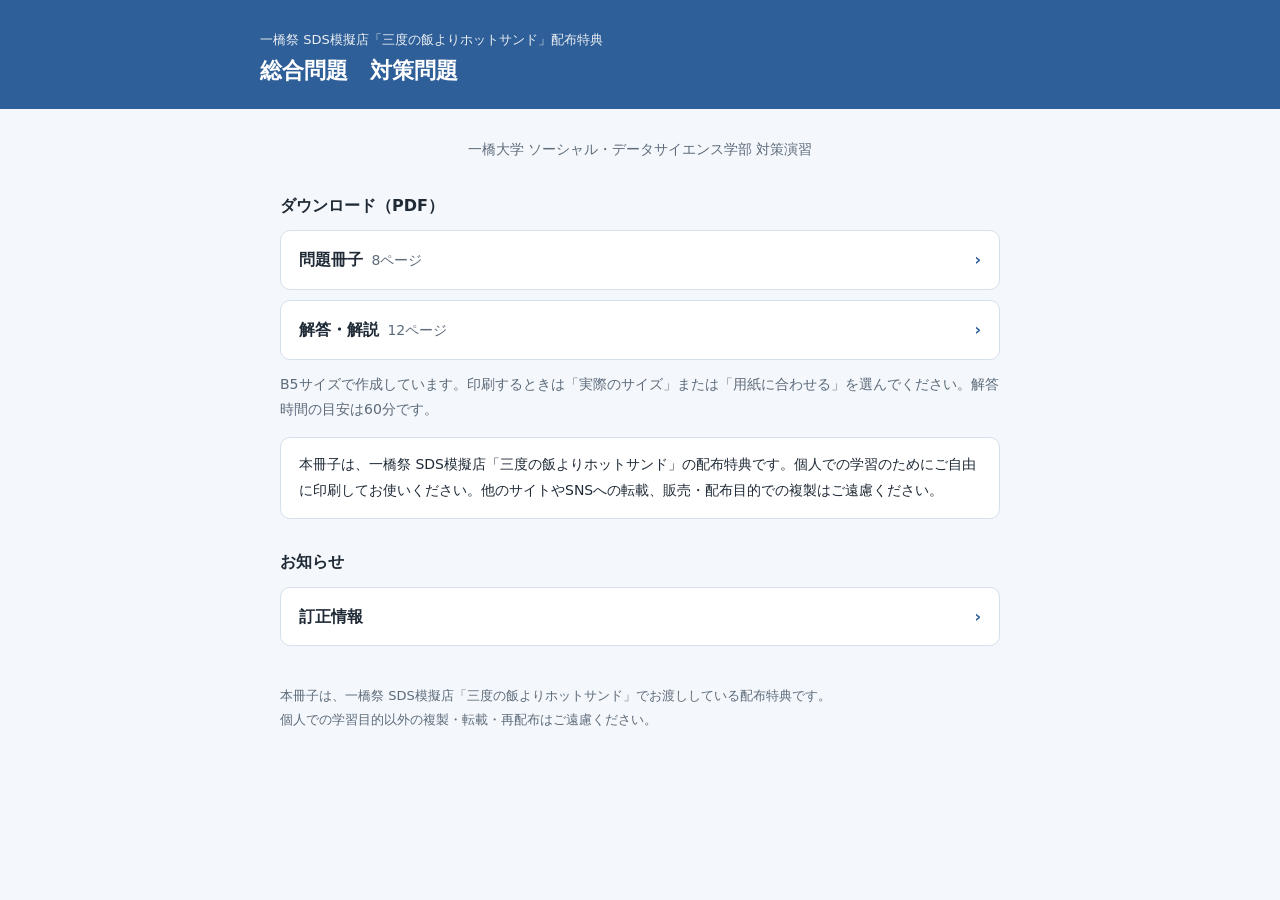
<file: index.html>
<!DOCTYPE html>
<html lang="ja">
<head>
<meta charset="utf-8">
<meta name="viewport" content="width=device-width, initial-scale=1">
<title>総合問題 対策問題｜三度の飯よりホットサンド</title>
<link rel="stylesheet" href="./style.css">
</head>
<body>
<header>
  <div class="inner">
    <p>一橋祭 SDS模擬店「三度の飯よりホットサンド」配布特典</p>
    <h1>総合問題　対策問題</h1>
  </div>
</header>
<main>
  <div class="cover">
    <p class="sub">一橋大学 ソーシャル・データサイエンス学部 対策演習</p>
  </div>

  <h2 class="section-title">ダウンロード（PDF）</h2>
  <ul class="list">
    <li><a href="mondai.pdf">問題冊子<span>8ページ</span></a></li>
    <li><a href="kaitou.pdf">解答・解説<span>12ページ</span></a></li>
  </ul>
  <p class="score" style="margin-top:12px">B5サイズで作成しています。印刷するときは「実際のサイズ」または「用紙に合わせる」を選んでください。解答時間の目安は60分です。</p>
  <div class="notes" style="margin-top:12px">本冊子は、一橋祭 SDS模擬店「三度の飯よりホットサンド」の配布特典です。個人での学習のためにご自由に印刷してお使いください。他のサイトやSNSへの転載、販売・配布目的での複製はご遠慮ください。</div>

  <h2 class="section-title">お知らせ</h2>
  <ul class="list">
    <li><a href="errata">訂正情報</a></li>
  </ul>
</main>
<footer>
  本冊子は、一橋祭 SDS模擬店「三度の飯よりホットサンド」でお渡ししている配布特典です。<br>
  個人での学習目的以外の複製・転載・再配布はご遠慮ください。
</footer>
</body>
</html>
</file>
<file: style.css>
:root {
  --bg: #f4f7fb;
  --card: #ffffff;
  --text: #1f2a36;
  --muted: #5d6b7a;
  --accent: #2f5f98;
  --accent-soft: #e3ecf7;
  --line: #d5e0ec;
}
* { box-sizing: border-box; }
body {
  margin: 0;
  background: var(--bg);
  color: var(--text);
  font-family: system-ui, -apple-system, "Hiragino Sans", "Noto Sans JP", sans-serif;
  line-height: 1.85;
  font-size: 16px;
}
header {
  background: var(--accent);
  color: #fff;
  padding: 28px 20px 22px;
}
header .inner, main, footer { max-width: 760px; margin: 0 auto; }
header p { margin: 0; font-size: 13px; opacity: .9; }
header h1 { margin: 4px 0 0; font-size: 22px; line-height: 1.4; }
main { padding: 20px; }

/* 本文 */
#content p { margin: 0 0 1em; text-indent: 0; }
#content h2 {
  font-size: 17px;
  border-bottom: 2px solid var(--accent);
  padding-bottom: 4px;
  margin: 32px 0 16px;
}
#content h3 {
  display: inline-block;
  font-size: 15px;
  margin: 28px 0 10px;
  padding: 2px 12px;
  background: var(--accent);
  color: #fff;
  border-radius: 999px;
}
#content h4 { font-size: 15px; margin: 20px 0 8px; }
#content ul { padding-left: 1.4em; margin: 0 0 1em; }
#content li { margin: 2px 0; }
#content hr { border: none; border-top: 1px dashed var(--line); margin: 28px 0; }
#content blockquote {
  margin: 0 0 1em; padding: 8px 14px;
  border-left: 4px solid var(--line); color: var(--text);
}
#content mjx-container[display="true"] { overflow-x: auto; overflow-y: hidden; }
#content code { background: #e6edf5; padding: 1px 5px; border-radius: 4px; }
.score { color: var(--muted); font-size: 14px; }

/* 枠 */
.box, .ans {
  background: var(--card);
  border: 1px solid #9fb3c9;
  border-radius: 8px;
  padding: 12px 16px;
  margin: 0 0 1.2em;
  overflow-x: auto;
}
.box p, .ans p { margin: 0 0 .4em !important; }
.box p:last-child, .ans p:last-child { margin-bottom: 0 !important; }
.ans { border-color: var(--accent); background: #fbfdff; }
.box-title, .ans-title { font-weight: 700; }

/* 表 */
.table-wrap { overflow-x: auto; }
table.data {
  border-collapse: collapse;
  margin: 8px auto 1.2em;
  font-size: 14px;
  background: var(--card);
}
.ans table.data { margin: 4px 0 8px; }
table.data caption { font-weight: 700; font-size: 14px; padding-bottom: 6px; }
table.data th, table.data td {
  border: 1px solid #7d8fa3;
  padding: 4px 10px;
  text-align: center;
  white-space: nowrap;
}
table.data thead th, table.data tr:first-child th { background: #e3ecf7; }
table.data td.num { text-align: right; }
table.data.boxes td { min-width: 2.4em; }

/* 図 */
figure.fig { margin: 8px 0 1.2em; text-align: center; }
figure.fig svg { width: 100%; max-width: 520px; height: auto; color: var(--text); }
figure.fig figcaption { font-size: 13px; color: var(--muted); }

/* ナビ */
.nav { margin: 0 0 16px; font-size: 14px; display: flex; justify-content: space-between; gap: 12px; flex-wrap: wrap; }
.nav a { color: var(--accent); }
.pager { display: flex; gap: 12px; flex-wrap: wrap; margin: 36px 0 8px; }
.pager a {
  flex: 1 1 200px; text-align: center; padding: 14px 16px;
  background: var(--card); border: 1px solid var(--accent); border-radius: 10px;
  color: var(--accent); font-weight: 700; text-decoration: none;
}
.pager a.primary { background: var(--accent); color: #fff; }

/* トップ */
.cover { text-align: center; margin: 8px 0 24px; }
.cover .sub { color: var(--muted); font-size: 14px; margin: 0; }
.notes { background: var(--card); border: 1px solid var(--line); border-radius: 10px; padding: 14px 18px; font-size: 14px; }
.notes h2 { font-size: 15px; text-align: center; margin: 0 0 8px; letter-spacing: .5em; }
.notes ol { margin: 0; padding-left: 1.4em; }
.section-title { font-size: 16px; margin: 28px 0 10px; }
.list { list-style: none; padding: 0; margin: 0; }
.list li { margin: 0 0 10px; }
.list a {
  display: block; padding: 14px 18px; background: var(--card);
  border: 1px solid var(--line); border-radius: 10px;
  color: var(--text); text-decoration: none; font-weight: 600;
}
.list a span { font-weight: 400; color: var(--muted); font-size: 14px; margin-left: .6em; }
.list a::after { content: "›"; float: right; color: var(--accent); }

/* 訂正ページ（数学の訂正サイトと同じ見た目） */
body.errata-page #content h3 {
  display: block; color: var(--text); background: var(--card);
  font-size: 16px; margin: 24px 0 0; padding: 10px 14px;
  border: 1px solid var(--line); border-bottom: none; border-radius: 10px 10px 0 0;
}
body.errata-page #content h3 + ul {
  margin: 0; padding: 6px 14px 12px 32px; background: var(--card);
  border: 1px solid var(--line); border-top: none; border-radius: 0 0 10px 10px;
}
body.errata-page #content h2 {
  border-bottom: none; border-left: 5px solid var(--accent);
  padding: 0 0 0 10px; margin: 8px 0 16px; font-size: 18px;
}

.status { color: var(--muted); }
footer { padding: 8px 20px 32px; color: var(--muted); font-size: 13px; }

@media (max-width: 480px) {
  main { padding: 16px 14px; }
  table.data { font-size: 13px; }
  table.data th, table.data td { padding: 4px 6px; }
  table.data.boxes td { min-width: 1.9em; }
  #content mjx-container[display="true"] { font-size: 92%; }
}
</file>
